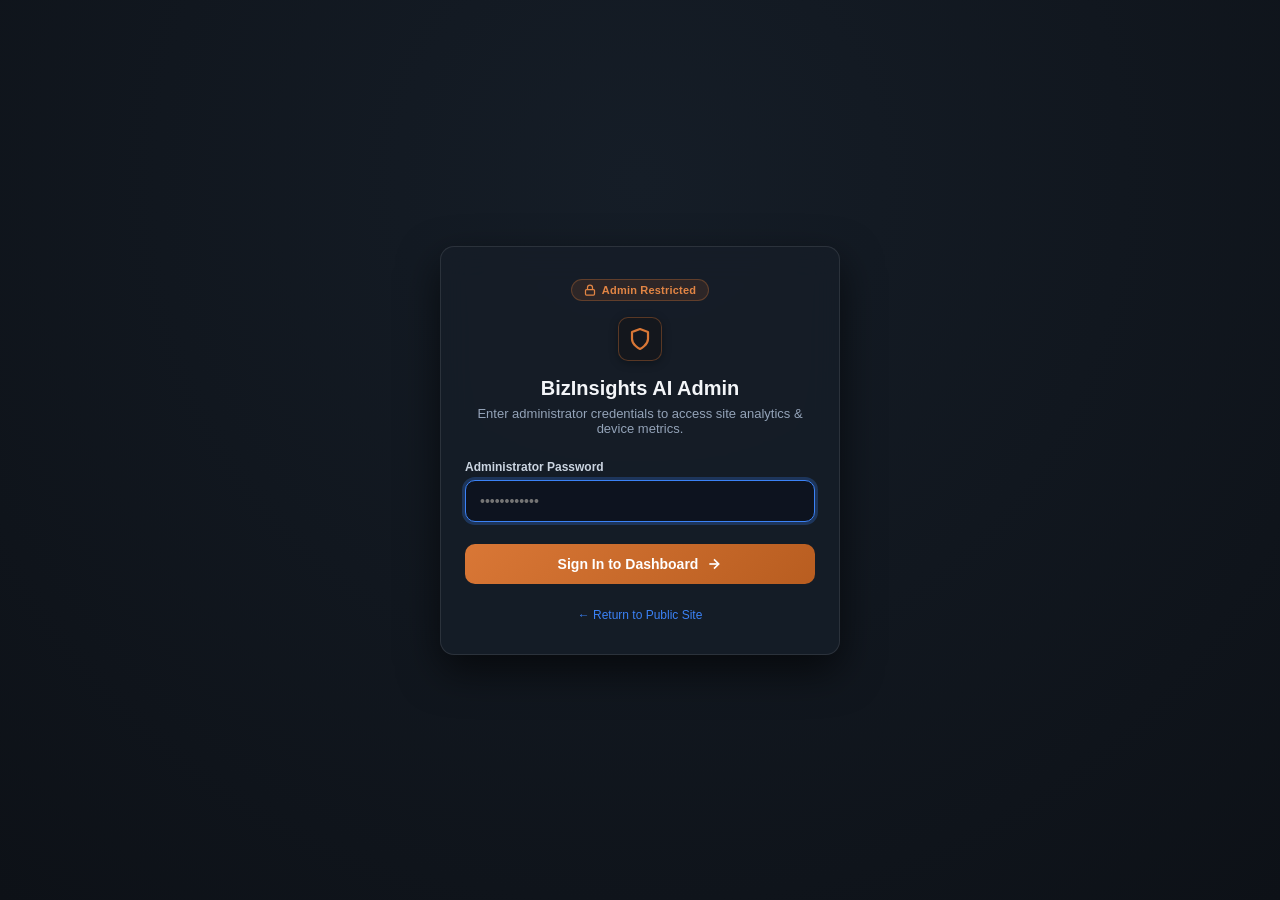
<file: static/admin_login.html>
<!DOCTYPE html>
<html lang="en">
<head>
  <meta charset="UTF-8">
  <meta name="viewport" content="width=device-width, initial-scale=1.0, maximum-scale=1.0, user-scalable=no">
  <title>BizInsights AI — Admin Portal</title>
  <link rel="stylesheet" href="/static/style.css">
  <style>
    body {
      display: flex;
      align-items: center;
      justify-content: center;
      min-height: 100vh;
      background: radial-gradient(circle at 50% 20%, #151d27 0%, #0d1117 100%);
      padding: 16px;
    }
    .login-container {
      width: 100%;
      max-width: 400px;
      background: rgba(22, 29, 39, 0.95);
      border: 1px solid rgba(240, 243, 246, 0.1);
      border-radius: 14px;
      padding: 32px 24px;
      box-shadow: 0 16px 40px rgba(0, 0, 0, 0.6);
      backdrop-filter: blur(16px);
      text-align: center;
    }
    .admin-badge {
      display: inline-flex;
      align-items: center;
      gap: 6px;
      padding: 4px 12px;
      border-radius: 9999px;
      background: rgba(217, 119, 54, 0.12);
      border: 1px solid rgba(217, 119, 54, 0.3);
      color: #e28544;
      font-size: 11px;
      font-weight: 600;
      letter-spacing: 0.2px;
      margin-bottom: 16px;
    }
    .login-logo {
      width: 44px;
      height: 44px;
      border-radius: 10px;
      background: var(--bg-card);
      border: 1px solid rgba(217, 119, 54, 0.35);
      display: flex;
      align-items: center;
      justify-content: center;
      margin: 0 auto 16px auto;
      box-shadow: 0 2px 10px rgba(0, 0, 0, 0.3);
      color: var(--accent-primary);
    }
    .login-title {
      font-size: 20px;
      font-weight: 700;
      color: #f3f5f8;
      margin-bottom: 6px;
    }
    .login-subtitle {
      font-size: 13px;
      color: #94a3b8;
      margin-bottom: 24px;
    }
    .login-form {
      display: flex;
      flex-direction: column;
      gap: 16px;
      text-align: left;
    }
    .form-group label {
      display: block;
      font-size: 12px;
      font-weight: 600;
      color: #cbd5e1;
      margin-bottom: 6px;
    }
    .input-wrapper {
      position: relative;
      display: flex;
      align-items: center;
    }
    .password-input {
      width: 100%;
      background: #0d131f;
      border: 1px solid rgba(255, 255, 255, 0.12);
      border-radius: 10px;
      padding: 12px 14px;
      font-size: 14px;
      color: #f8fafc;
      outline: none;
      transition: border-color 0.2s, box-shadow 0.2s;
    }
    .password-input:focus {
      border-color: #3b82f6;
      box-shadow: 0 0 0 3px rgba(59, 130, 246, 0.25);
    }
    .btn-login {
      background: var(--accent-gradient);
      color: #ffffff;
      border: none;
      border-radius: 10px;
      padding: 12px;
      font-size: 14px;
      font-weight: 600;
      cursor: pointer;
      display: flex;
      align-items: center;
      justify-content: center;
      gap: 8px;
      margin-top: 6px;
      transition: opacity 0.2s, transform 0.1s;
    }
    .btn-login:hover {
      opacity: 0.95;
    }
    .btn-login:active {
      transform: scale(0.98);
    }
    .btn-login:disabled {
      opacity: 0.6;
      cursor: not-allowed;
    }
    .error-box {
      display: none;
      background: rgba(239, 68, 68, 0.15);
      border: 1px solid rgba(239, 68, 68, 0.3);
      color: #fca5a5;
      font-size: 13px;
      padding: 10px 12px;
      border-radius: 8px;
      margin-bottom: 12px;
      text-align: left;
    }
    .login-footer {
      margin-top: 24px;
      font-size: 12px;
      color: #64748b;
    }
    .login-footer a {
      color: #3b82f6;
      text-decoration: none;
    }
    .login-footer a:hover {
      text-decoration: underline;
    }
  </style>
</head>
<body>
  <div class="login-container">
    <div class="admin-badge">
      <svg width="12" height="12" viewBox="0 0 24 24" fill="none" stroke="currentColor" stroke-width="2.5">
        <rect x="3" y="11" width="18" height="11" rx="2" ry="2"></rect>
        <path d="M7 11V7a5 5 0 0 1 10 0v4"></path>
      </svg>
      Admin Restricted
    </div>
    <div class="login-logo">
      <svg width="24" height="24" viewBox="0 0 24 24" fill="none" stroke="currentColor" stroke-width="2.2" stroke-linecap="round" stroke-linejoin="round">
        <path d="M12 22s8-4 8-10V5l-8-3-8 3v7c0 6 8 10 8 10z"></path>
      </svg>
    </div>
    <h1 class="login-title">BizInsights AI Admin</h1>
    <p class="login-subtitle">Enter administrator credentials to access site analytics & device metrics.</p>

    <div id="error-box" class="error-box"></div>

    <form class="login-form" id="login-form">
      <div class="form-group">
        <label for="password">Administrator Password</label>
        <div class="input-wrapper">
          <input
            type="password"
            id="password"
            name="password"
            class="password-input"
            placeholder="••••••••••••"
            required
            autocomplete="current-password"
            autofocus
          />
        </div>
      </div>

      <button type="submit" id="submit-btn" class="btn-login">
        <span>Sign In to Dashboard</span>
        <svg width="16" height="16" viewBox="0 0 24 24" fill="none" stroke="currentColor" stroke-width="2.5">
          <line x1="5" y1="12" x2="19" y2="12"></line>
          <polyline points="12 5 19 12 12 19"></polyline>
        </svg>
      </button>
    </form>

    <div class="login-footer">
      <a href="/">← Return to Public Site</a>
    </div>
  </div>

  <script>
    const form = document.getElementById("login-form");
    const passwordInput = document.getElementById("password");
    const submitBtn = document.getElementById("submit-btn");
    const errorBox = document.getElementById("error-box");

    form.addEventListener("submit", async (e) => {
      e.preventDefault();
      const password = passwordInput.value;
      if (!password) return;

      submitBtn.disabled = true;
      submitBtn.innerHTML = "Authenticating...";
      errorBox.style.display = "none";

      try {
        const res = await fetch("/admin/login", {
          method: "POST",
          headers: { "Content-Type": "application/json" },
          body: JSON.stringify({ password })
        });

        const data = await res.json();
        if (res.ok && data.success) {
          window.location.href = data.redirect || "/admin";
        } else {
          errorBox.textContent = data.error || "Authentication failed. Access denied.";
          errorBox.style.display = "block";
          passwordInput.value = "";
          passwordInput.focus();
        }
      } catch (err) {
        errorBox.textContent = "Connection error. Please try again.";
        errorBox.style.display = "block";
      } finally {
        submitBtn.disabled = false;
        submitBtn.innerHTML = `<span>Sign In to Dashboard</span>
          <svg width="16" height="16" viewBox="0 0 24 24" fill="none" stroke="currentColor" stroke-width="2.5">
            <line x1="5" y1="12" x2="19" y2="12"></line>
            <polyline points="12 5 19 12 12 19"></polyline>
          </svg>`;
      }
    });
  </script>
</body>
</html>
</file>
<file: static/style.css>
:root {
  /* Surface & Background Hierarchy - Pure, seamless dark workspace */
  --bg-main: #0c0d0e;
  --bg-card: #14171d;
  --bg-card-hover: #1a1e26;
  --bg-input: #13161c;
  --border-color: rgba(255, 255, 255, 0.07);
  --border-active: #d97736;
  --border-focus: rgba(217, 119, 54, 0.5);

  /* Typography & Text */
  --text-primary: #f0f2f5;
  --text-secondary: #8b949e;
  --text-muted: #57606a;

  /* Restrained Copper Tone */
  --accent-primary: #d97736;
  --accent-hover: #c46424;
  --accent-gradient: linear-gradient(135deg, #d97736 0%, #b85d20 100%);
  --accent-subtle: rgba(217, 119, 54, 0.08);

  /* Messages */
  --user-bubble: #171b22;
  --user-border: rgba(255, 255, 255, 0.08);

  /* Operational Signals */
  --success: #2ea043;
  --success-glow: rgba(46, 160, 67, 0.2);

  /* Radii */
  --radius-lg: 10px;
  --radius-md: 6px;
  --radius-sm: 4px;

  /* Typography Stacks */
  --font-sans: -apple-system, BlinkMacSystemFont, "Segoe UI", Roboto, "Inter", Helvetica, Arial, sans-serif;
  --font-mono: ui-monospace, "SF Mono", "Cascadia Code", Menlo, monospace;
}

* {
  box-sizing: border-box;
  margin: 0;
  padding: 0;
  -webkit-tap-highlight-color: transparent;
}

html, body {
  height: 100%;
  width: 100%;
  background-color: var(--bg-main);
  color: var(--text-primary);
  font-family: var(--font-sans);
  text-rendering: optimizeLegibility;
  -webkit-font-smoothing: antialiased;
  overflow: hidden;
}

.app-container {
  display: flex;
  flex-direction: column;
  height: 100%;
  max-width: 780px;
  margin: 0 auto;
  position: relative;
  background-color: var(--bg-main);
}

/* ==========================================================================
   Header Navigation - Light, Clean, No Box Frame
   ========================================================================== */
.app-header {
  display: flex;
  align-items: center;
  justify-content: space-between;
  padding: 14px 20px;
  background: rgba(12, 13, 14, 0.85);
  backdrop-filter: blur(12px);
  -webkit-backdrop-filter: blur(12px);
  border-bottom: 1px solid var(--border-color);
  z-index: 20;
}

.header-brand {
  display: flex;
  align-items: center;
  gap: 10px;
}

.brand-logo {
  display: flex;
  align-items: center;
  justify-content: center;
  color: var(--accent-primary);
}

.brand-text {
  display: flex;
  align-items: baseline;
  gap: 10px;
}

.brand-title {
  font-size: 15px;
  font-weight: 600;
  letter-spacing: -0.2px;
  color: var(--text-primary);
}

.status-indicator {
  display: flex;
  align-items: center;
  gap: 6px;
  font-size: 11px;
  color: var(--text-muted);
}

.status-dot {
  width: 6px;
  height: 6px;
  border-radius: 50%;
  background-color: var(--success);
  box-shadow: 0 0 6px var(--success-glow);
}

.header-actions {
  display: flex;
  align-items: center;
  gap: 6px;
}

.icon-btn {
  width: 32px;
  height: 32px;
  border-radius: var(--radius-md);
  background: transparent;
  border: 1px solid transparent;
  color: var(--text-secondary);
  display: flex;
  align-items: center;
  justify-content: center;
  cursor: pointer;
  transition: all 0.15s ease;
}

.icon-btn:hover {
  background: rgba(255, 255, 255, 0.05);
  color: var(--text-primary);
  border-color: var(--border-color);
}

.icon-btn:active {
  transform: scale(0.96);
}

/* ==========================================================================
   Chat Canvas
   ========================================================================== */
.chat-container {
  flex: 1;
  overflow-y: auto;
  overflow-x: hidden;
  padding: 32px 20px;
  display: flex;
  flex-direction: column;
  scroll-behavior: smooth;
}

/* ==========================================================================
   Minimal Welcome State (Zero Chunky Cards)
   ========================================================================== */
.welcome-card {
  margin: auto 0;
  padding: 10px 0 20px 0;
}

.hero-brand {
  margin-bottom: 8px;
}

.hero-title {
  font-size: 24px;
  font-weight: 650;
  letter-spacing: -0.4px;
  color: var(--text-primary);
  line-height: 1.2;
}

.hero-tag {
  font-size: 12px;
  color: var(--accent-primary);
  font-weight: 500;
  margin-top: 4px;
}

.hero-sub {
  font-size: 14.5px;
  line-height: 1.6;
  color: var(--text-secondary);
  max-width: 580px;
  margin-bottom: 28px;
}

.prompt-suggestions {
  margin-top: 20px;
}

.suggestions-caption {
  font-size: 11px;
  font-weight: 600;
  text-transform: uppercase;
  letter-spacing: 0.6px;
  color: var(--text-muted);
  margin-bottom: 12px;
}

.suggestions-list {
  display: flex;
  flex-direction: column;
  gap: 6px;
}

/* Sleek inline suggestion row (no box frame) */
.suggestion-item {
  display: flex;
  align-items: baseline;
  gap: 10px;
  padding: 9px 12px;
  background: transparent;
  border: none;
  border-left: 2px solid rgba(255, 255, 255, 0.08);
  border-radius: 0;
  text-align: left;
  cursor: pointer;
  color: #c9d1d9;
  font-size: 13.5px;
  line-height: 1.45;
  transition: all 0.15s ease;
  width: 100%;
}

.suggestion-item:hover {
  background: rgba(255, 255, 255, 0.025);
  border-left-color: var(--accent-primary);
  color: #ffffff;
  transform: translateX(3px);
}

.suggestion-arrow {
  color: var(--accent-primary);
  font-size: 13px;
  flex-shrink: 0;
}

.suggestion-text {
  flex: 1;
}

/* ==========================================================================
   Messages Stream (Seamless Document Canvas)
   ========================================================================== */
.messages-list {
  display: flex;
  flex-direction: column;
  gap: 28px;
  width: 100%;
}

.message-item {
  display: flex;
  flex-direction: column;
  animation: fadeIn 0.2s ease forwards;
}

@keyframes fadeIn {
  from { opacity: 0; transform: translateY(4px); }
  to { opacity: 1; transform: translateY(0); }
}

/* User Message: Clean pill on the right */
.message-item.user {
  align-self: flex-end;
  max-width: 82%;
}

.message-item.user .bubble {
  background: var(--user-bubble);
  border: 1px solid var(--user-border);
  color: var(--text-primary);
  padding: 10px 16px;
  border-radius: 12px;
  font-size: 14px;
  line-height: 1.55;
  white-space: pre-wrap;
  word-wrap: break-word;
}

/* Assistant Message: Borderless seamless canvas document */
.message-item.assistant {
  align-self: flex-start;
  max-width: 100%;
  width: 100%;
}

.message-item.assistant .bubble {
  background: transparent;
  border: none;
  box-shadow: none;
  padding: 0;
  color: var(--text-primary);
  font-size: 14.5px;
  line-height: 1.65;
  white-space: pre-wrap;
  word-wrap: break-word;
}

.bubble p {
  margin-bottom: 12px;
}

.bubble p:last-child {
  margin-bottom: 0;
}

.bubble strong {
  font-weight: 650;
  color: #ffffff;
}

.bubble ul, .bubble ol {
  margin-left: 20px;
  margin-bottom: 12px;
}

.bubble li {
  margin-bottom: 4px;
}

/* Authentic correspondence quote (for email drafts) */
.bubble blockquote {
  border-left: 2px solid var(--accent-primary);
  padding-left: 14px;
  margin: 14px 0;
  color: #cbd5e1;
  font-style: normal;
}

.bubble code {
  background: rgba(255, 255, 255, 0.07);
  padding: 2px 5px;
  border-radius: 4px;
  font-family: var(--font-mono);
  font-size: 12.5px;
  color: #f0f2f5;
}

.bubble pre {
  background: #111317;
  border: 1px solid var(--border-color);
  padding: 12px 14px;
  border-radius: 6px;
  overflow-x: auto;
  margin: 12px 0;
}

.bubble pre code {
  background: transparent;
  padding: 0;
}

/* Minimal Thought Box */
.thought-box {
  border-left: 2px solid rgba(255, 255, 255, 0.12);
  padding-left: 10px;
  margin-bottom: 14px;
  font-size: 12.5px;
  color: var(--text-secondary);
}

.thought-box summary {
  cursor: pointer;
  font-size: 11px;
  letter-spacing: 0.3px;
  color: var(--text-muted);
  user-select: none;
  outline: none;
  display: inline-flex;
  align-items: center;
  gap: 5px;
  transition: color 0.15s ease;
}

.thought-box summary:hover {
  color: var(--text-secondary);
}

.thought-content {
  margin-top: 8px;
  font-size: 12.5px;
  line-height: 1.5;
  color: var(--text-muted);
}

.streaming-cursor::after {
  content: "▋";
  display: inline-block;
  vertical-align: baseline;
  animation: cursorBlink 0.8s infinite;
  color: var(--accent-primary);
  margin-left: 2px;
}

@keyframes cursorBlink {
  0%, 100% { opacity: 1; }
  50% { opacity: 0; }
}

.message-meta {
  display: flex;
  align-items: center;
  justify-content: flex-start;
  gap: 8px;
  margin-top: 10px;
}

.copy-btn {
  background: transparent;
  border: none;
  color: var(--text-muted);
  cursor: pointer;
  font-size: 11.5px;
  display: inline-flex;
  align-items: center;
  gap: 4px;
  padding: 2px 0;
  transition: color 0.15s ease;
  font-family: var(--font-sans);
}

.copy-btn:hover {
  color: var(--accent-primary);
}

/* ==========================================================================
   Bottom Input Dock - Integrated & Clean
   ========================================================================== */
.app-footer {
  padding: 14px 20px 18px 20px;
  padding-bottom: calc(18px + env(safe-area-inset-bottom, 0px));
  background: rgba(12, 13, 14, 0.94);
  backdrop-filter: blur(12px);
  -webkit-backdrop-filter: blur(12px);
  border-top: 1px solid var(--border-color);
  z-index: 20;
}

.input-form {
  display: flex;
  align-items: flex-end;
  gap: 10px;
  background: var(--bg-input);
  border: 1px solid rgba(255, 255, 255, 0.09);
  border-radius: var(--radius-md);
  padding: 8px 10px 8px 14px;
  transition: border-color 0.15s ease;
}

.input-form:focus-within {
  border-color: var(--border-focus);
}

#prompt-input {
  flex: 1;
  background: transparent;
  border: none;
  outline: none;
  color: var(--text-primary);
  font-size: 14px;
  line-height: 1.45;
  resize: none;
  max-height: 120px;
  padding: 4px 0;
  font-family: var(--font-sans);
}

#prompt-input::placeholder {
  color: var(--text-muted);
}

.send-btn {
  width: 28px;
  height: 28px;
  border-radius: var(--radius-sm);
  background: var(--accent-primary);
  border: none;
  color: #ffffff;
  display: flex;
  align-items: center;
  justify-content: center;
  cursor: pointer;
  flex-shrink: 0;
  transition: all 0.15s ease;
}

.send-btn:disabled {
  background: rgba(255, 255, 255, 0.05);
  color: var(--text-muted);
  cursor: not-allowed;
  opacity: 0.3;
}

.send-btn:not(:disabled):hover {
  background: var(--accent-hover);
}

.footer-hint {
  display: flex;
  align-items: center;
  justify-content: center;
  gap: 6px;
  margin-top: 8px;
  font-size: 11px;
  color: var(--text-muted);
}

.hint-key {
  font-family: var(--font-mono);
  background: rgba(255, 255, 255, 0.04);
  padding: 1px 4px;
  border-radius: 3px;
}

/* ==========================================================================
   QR Phone Gateway Modal
   ========================================================================== */
.modal-backdrop {
  position: fixed;
  top: 0;
  left: 0;
  width: 100%;
  height: 100%;
  background: rgba(0, 0, 0, 0.75);
  backdrop-filter: blur(8px);
  display: none;
  align-items: center;
  justify-content: center;
  padding: 20px;
  z-index: 100;
  animation: modalFadeIn 0.15s ease;
}

@keyframes modalFadeIn {
  from { opacity: 0; }
  to { opacity: 1; }
}

.modal-backdrop.active {
  display: flex;
}

.modal-card {
  background: #13161c;
  border: 1px solid rgba(255, 255, 255, 0.1);
  border-radius: var(--radius-lg);
  padding: 26px 22px;
  max-width: 380px;
  width: 100%;
  text-align: center;
  position: relative;
  box-shadow: 0 20px 48px rgba(0, 0, 0, 0.7);
}

.modal-close {
  position: absolute;
  top: 12px;
  right: 12px;
  background: transparent;
  border: none;
  color: var(--text-muted);
  font-size: 20px;
  cursor: pointer;
  padding: 4px;
  line-height: 1;
}

.modal-close:hover {
  color: var(--text-primary);
}

.modal-badge {
  display: inline-block;
  color: var(--accent-primary);
  font-size: 11px;
  font-weight: 600;
  letter-spacing: 0.3px;
  text-transform: uppercase;
  margin-bottom: 8px;
}

.modal-title {
  font-size: 17px;
  font-weight: 650;
  letter-spacing: -0.2px;
  margin-bottom: 6px;
  color: var(--text-primary);
}

.modal-subtitle {
  font-size: 12.5px;
  color: var(--text-secondary);
  margin-bottom: 16px;
  line-height: 1.45;
}

.qr-container {
  background: #ffffff;
  padding: 10px;
  border-radius: var(--radius-md);
  display: inline-block;
  margin-bottom: 14px;
}

.qr-image {
  width: 170px;
  height: 170px;
  display: block;
}

.network-url-box {
  display: flex;
  align-items: center;
  justify-content: space-between;
  background: #0d0f13;
  border: 1px solid var(--border-color);
  padding: 6px 10px;
  border-radius: var(--radius-sm);
  font-family: var(--font-mono);
  font-size: 12px;
  color: #38bdf8;
  margin-bottom: 10px;
}

.btn-copy-url {
  background: var(--accent-primary);
  border: none;
  color: #ffffff;
  padding: 3px 8px;
  border-radius: 4px;
  font-size: 11px;
  font-weight: 600;
  cursor: pointer;
  transition: background 0.15s ease;
}

.btn-copy-url:hover {
  background: var(--accent-hover);
}

.modal-footnote {
  font-size: 11px;
  color: var(--text-muted);
  line-height: 1.4;
}

/* Shop knowledge (offline RAG) panel */
.kb-panel {
  border: 1px solid var(--border-color);
  border-radius: var(--radius-md);
  margin-bottom: 10px;
  background: rgba(255, 255, 255, 0.02);
}
.kb-summary {
  cursor: pointer;
  padding: 9px 12px;
  font-size: 12.5px;
  color: var(--text-secondary);
  display: flex;
  justify-content: space-between;
  align-items: center;
  list-style: none;
  user-select: none;
}
.kb-summary::-webkit-details-marker { display: none; }
.kb-summary:hover { color: var(--text-primary); }
.kb-count { font-size: 11px; color: var(--text-muted); }
.kb-body { padding: 0 12px 12px 12px; display: flex; flex-direction: column; gap: 8px; }
.kb-toggle { font-size: 12.5px; color: var(--text-secondary); display: flex; gap: 8px; align-items: center; cursor: pointer; }
.kb-row { display: flex; gap: 8px; align-items: center; }
.kb-row input[type="file"] { flex: 1; font-size: 12px; color: var(--text-secondary); min-width: 0; }
.kb-status { font-size: 12px; color: var(--text-muted); }
.kb-list { list-style: none; display: flex; flex-direction: column; gap: 4px; }
.kb-list li { display: flex; justify-content: space-between; align-items: center; font-size: 12.5px; color: #c9d1d9; padding: 6px 8px; background: rgba(255,255,255,0.03); border-radius: 6px; }
.kb-del { background: transparent; border: none; color: var(--text-muted); cursor: pointer; font-size: 14px; padding: 0 4px; }
.kb-del:hover { color: #f87171; }
.rag-sources { margin-top: 8px; font-size: 11.5px; color: var(--text-muted); border-left: 2px solid var(--accent-primary); padding-left: 8px; }
</file>
